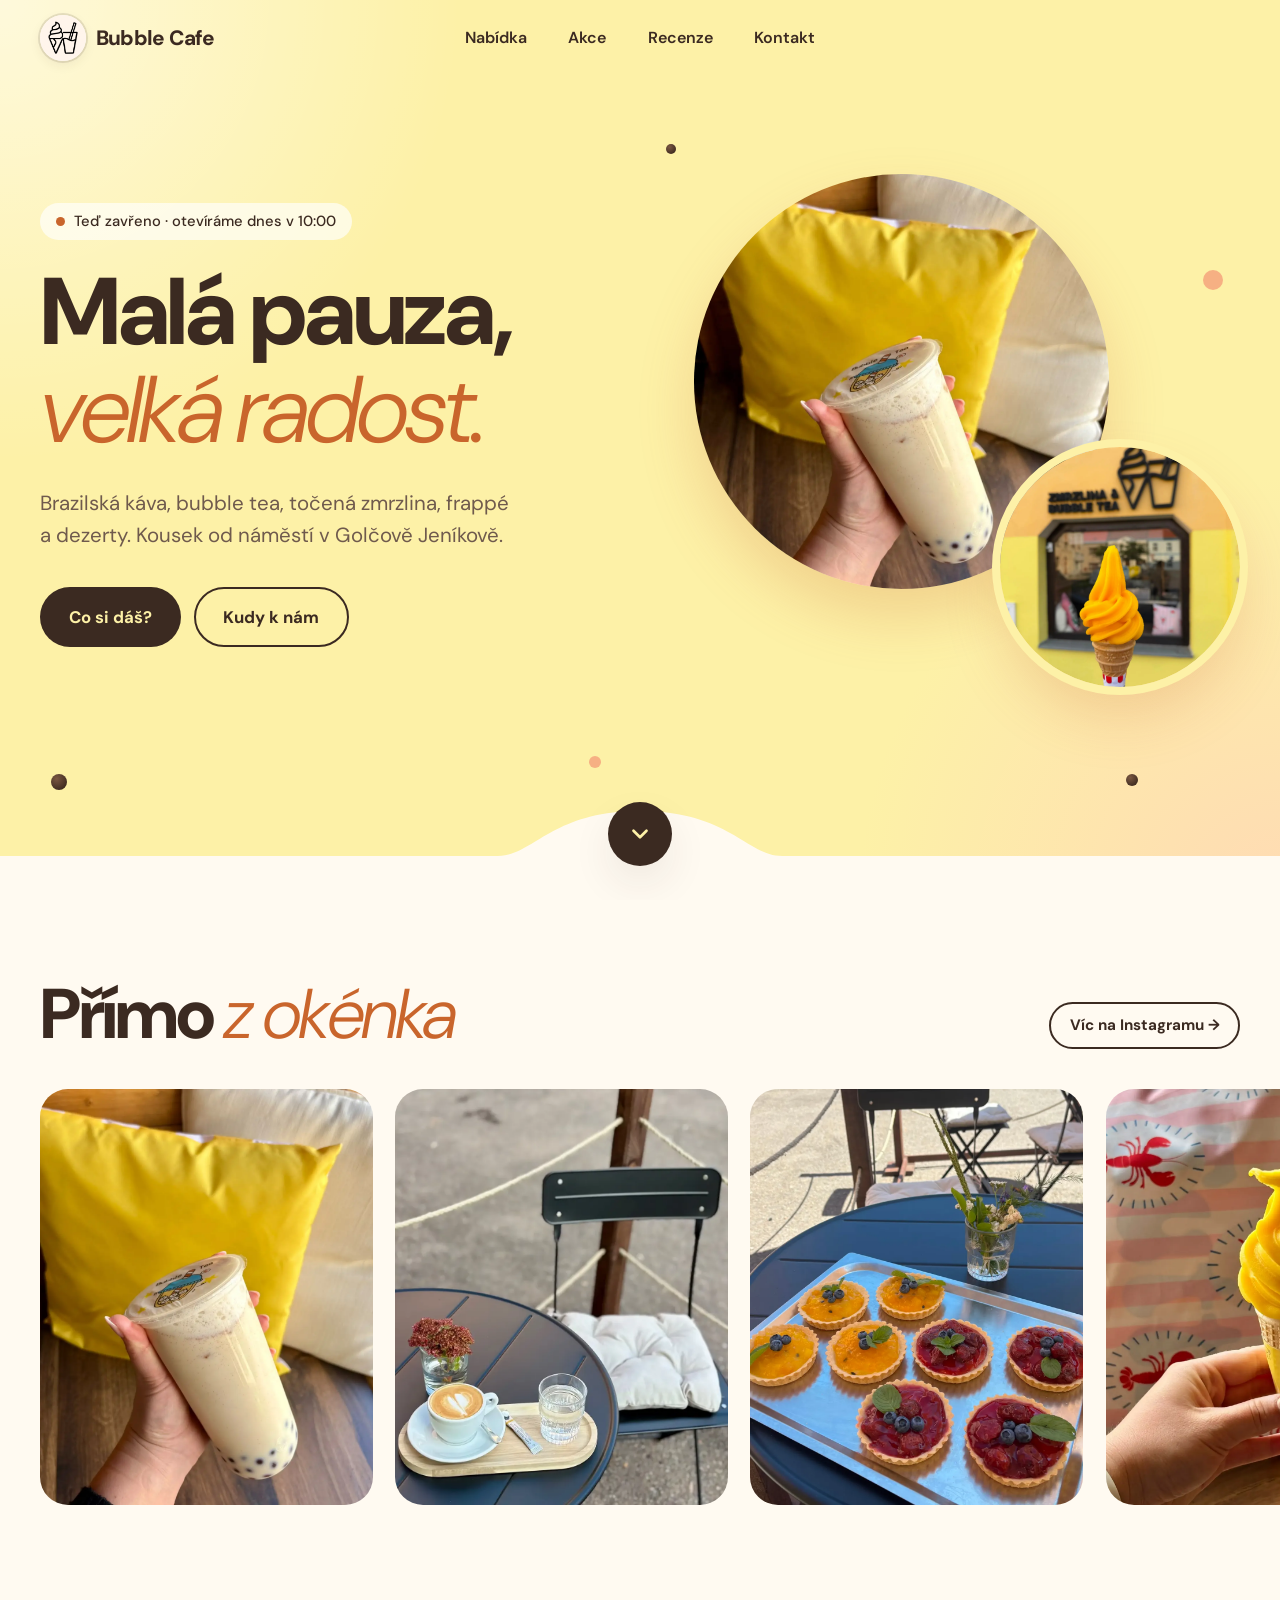
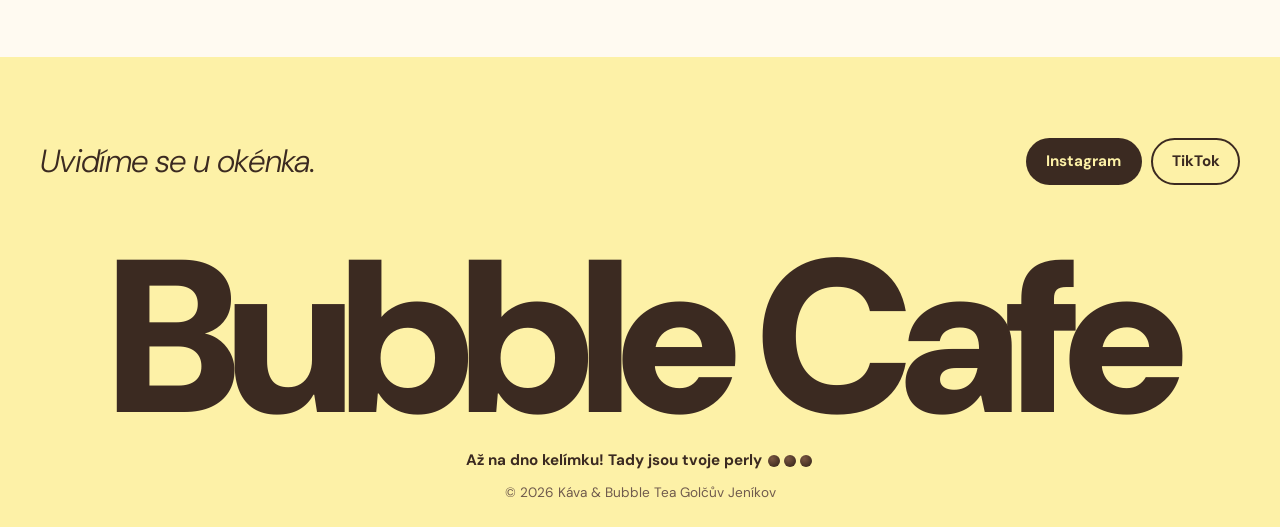
<file: index.html>
<!doctype html>
<html lang="cs">
<head>
  <meta charset="utf-8">
  <meta name="viewport" content="width=device-width, initial-scale=1">
  <title>Bubble Cafe – Káva &amp; Bubble Tea Golčův Jeníkov</title>
  <meta name="description" content="Brazilská káva, bubble tea, točená zmrzlina, frappé a dezerty. Husova 86, Golčův Jeníkov. Otevřeno každý den.">
  <link rel="preconnect" href="https://fonts.googleapis.com">
  <link rel="preconnect" href="https://fonts.gstatic.com" crossorigin>
  <link href="https://fonts.googleapis.com/css2?family=DM+Sans:ital,opsz,wght@0,9..40,300..900;1,9..40,300..900&display=swap" rel="stylesheet">
  <link rel="icon" href="708794094_18092274095021674_8489062694724276682_n.jpg">
  <link rel="stylesheet" href="styles.css">
</head>
<body>

  <header class="nav">
    <div class="wrap nav__inner">
      <a href="index.html" class="logo" aria-label="Bubble Cafe – úvod">
        <span class="logo__badge" aria-hidden="true"><img src="708794094_18092274095021674_8489062694724276682_n.jpg" alt="" width="1080" height="1080"></span>
        Bubble Cafe
      </a>
      <nav class="nav__menu" id="menu" aria-label="Hlavní menu">
        <a href="nabidka.html">Nabídka</a>
        <a href="akce.html">Akce</a>
        <a href="recenze.html">Recenze</a>
        <a href="kontakt.html">Kontakt</a>
      </nav>
      <button class="nav__toggle" aria-label="Otevřít menu" aria-expanded="false" aria-controls="menu">
        <span></span><span></span>
      </button>
    </div>
  </header>

  <main>
    <!-- ===== ÚVOD ===== -->
    <section class="hero">
      <div class="hero__pearls" aria-hidden="true">
        <span style="--x:4%;--y:86%;--s:16px"></span>
        <span style="--x:46%;--y:84%;--s:12px"></span>
        <span style="--x:52%;--y:16%;--s:10px"></span>
        <span style="--x:94%;--y:30%;--s:20px"></span>
        <span style="--x:88%;--y:86%;--s:12px"></span>
      </div>

      <div class="hero__inner">
        <p class="hero__status" id="openStatus" aria-live="polite">&nbsp;</p>
        <h1 class="hero__title">
          <span class="line">Malá pauza,</span>
          <span class="line"><em>velká radost.</em></span>
        </h1>
        <p class="hero__lead">Brazilská káva, bubble tea, točená zmrzlina, frappé a&nbsp;dezerty. Kousek od náměstí v&nbsp;Golčově Jeníkově.</p>
        <div class="hero__cta">
          <a href="nabidka.html" class="pill pill--dark pill--lg">Co si dáš?</a>
          <a href="kontakt.html" class="pill pill--ghost pill--lg">Kudy k nám</a>
        </div>
      </div>

      <div class="hero__photos">
        <figure class="hero__photo hero__photo--big">
          <img src="867406006_18115543799021674_6986882147659581351_n.webp" alt="Mléčný bubble tea s tapiokovými perlami v ruce" width="1440" height="1440" fetchpriority="high">
        </figure>
        <figure class="hero__photo hero__photo--small">
          <img src="752643245_18101696459021674_5170873629198934193_n.webp" alt="Mangová točená zmrzlina před okénkem kavárny" width="1440" height="1440">
        </figure>
      </div>

      <div class="hero__curve" aria-hidden="true">
        <svg viewBox="0 0 1440 120" preserveAspectRatio="none"><path d="M0 120V60h560c40 0 60-60 160-60s120 60 160 60h560v60z"/></svg>
      </div>
      <a href="#galerie" class="hero__down" aria-label="Posunout na fotky">
        <svg viewBox="0 0 24 24"><path d="M6 9l6 6 6-6" fill="none" stroke="currentColor" stroke-width="2.5" stroke-linecap="round" stroke-linejoin="round"/></svg>
      </a>
    </section>

    <!-- ===== GALERIE ===== -->
    <section class="gallery gallery--home" id="galerie" aria-labelledby="galleryTitle">
      <div class="wrap gallery__head reveal">
        <h2 id="galleryTitle">Přímo <em>z&nbsp;okénka</em></h2>
        <a href="https://www.instagram.com/kavaabubble/" target="_blank" rel="noopener" class="pill pill--ghost">Víc na Instagramu&nbsp;→</a>
      </div>
      <div class="gallery__track">
        <figure><img src="867406006_18115543799021674_6986882147659581351_n.webp" alt="Mléčný bubble tea s perlami" width="1440" height="1440" loading="lazy"></figure>
        <figure><img src="848170183_18113528954021674_6414360546930213852_n.webp" alt="Cappuccino s latte art na stolku venku" width="1170" height="1170" loading="lazy"></figure>
        <figure><img src="768555291_18104485046021674_1542284532686548519_n.webp" alt="Ovocné tartaletky s borůvkami na podnose" width="1440" height="1440" loading="lazy"></figure>
        <figure><img src="845483574_18113222252021674_8766040224482675115_n.webp" alt="Mangová točená zmrzlina v kornoutu" width="1440" height="1440" loading="lazy"></figure>
        <figure><img src="757454747_18102570536021674_7661208918829281333_n.webp" alt="Ledová káva a buchta" width="1170" height="1170" loading="lazy"></figure>
        <figure><img src="763587535_18103642076021674_7545020357420582680_n.webp" alt="Růžová točená zmrzlina před kavárnou" width="1440" height="1440" loading="lazy"></figure>
        <figure><img src="752643245_18101696459021674_5170873629198934193_n.webp" alt="Mangová zmrzlina před okénkem s logem" width="1440" height="1440" loading="lazy"></figure>
      </div>
    </section>
  </main>

  <footer class="footer">
    <div class="wrap">
      <div class="footer__row">
        <p class="footer__hello">Uvidíme se u&nbsp;okénka.</p>
        <div class="footer__social">
          <a href="https://www.instagram.com/kavaabubble/" target="_blank" rel="noopener" class="pill pill--dark">Instagram</a>
          <a href="https://www.tiktok.com/@kavaabubble" target="_blank" rel="noopener" class="pill pill--ghost">TikTok</a>
        </div>
      </div>
      <p class="footer__word" aria-hidden="true">Bubble Cafe</p>
      <p class="footer__egg">Až na dno kelímku! Tady jsou tvoje perly <i></i><i></i><i></i></p>
      <p class="footer__copy">© <span id="year"></span> Káva &amp; Bubble Tea Golčův Jeníkov</p>
    </div>
  </footer>

  <script src="script.js"></script>
</body>
</html>
</file>
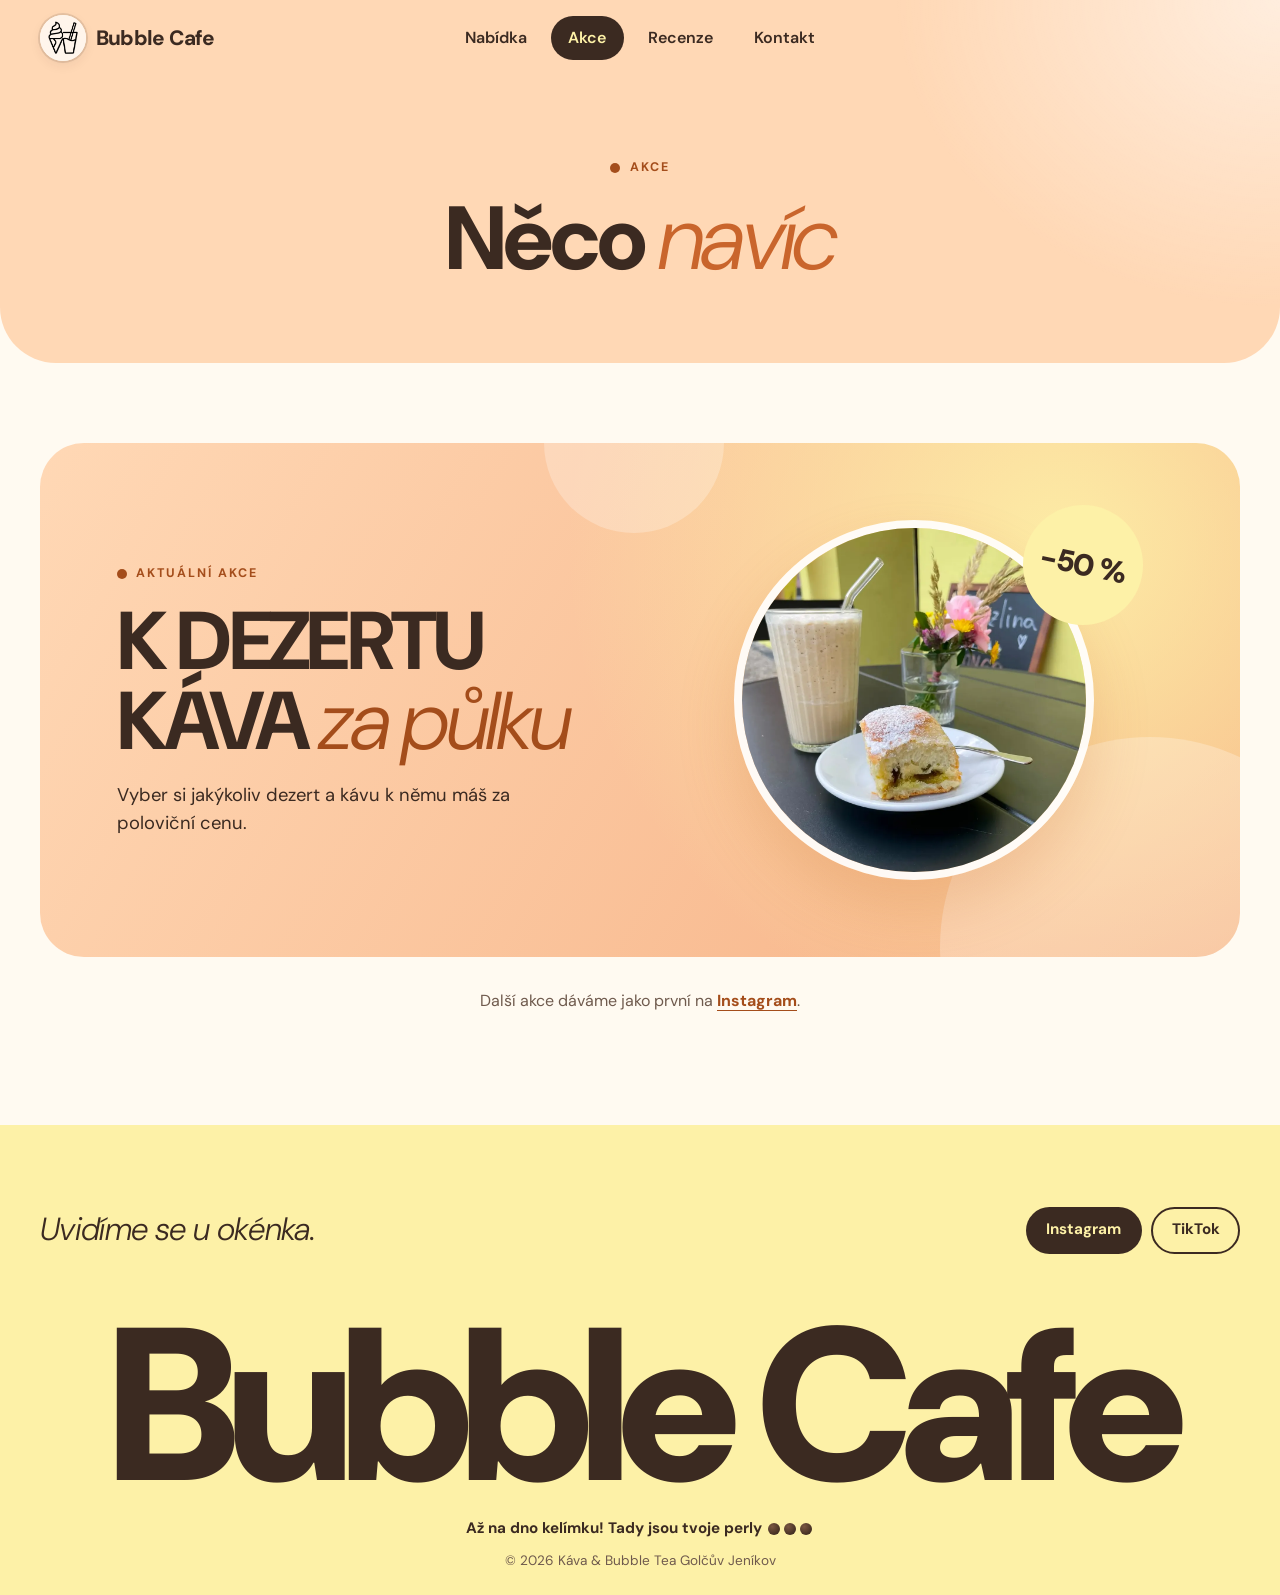
<file: akce.html>
<!doctype html>
<html lang="cs">
<head>
  <meta charset="utf-8">
  <meta name="viewport" content="width=device-width, initial-scale=1">
  <title>Akce – Bubble Cafe Golčův Jeníkov</title>
  <meta name="description" content="Aktuální akce v Bubble Cafe: k dezertu káva za polovinu.">
  <link rel="preconnect" href="https://fonts.googleapis.com">
  <link rel="preconnect" href="https://fonts.gstatic.com" crossorigin>
  <link href="https://fonts.googleapis.com/css2?family=DM+Sans:ital,opsz,wght@0,9..40,300..900;1,9..40,300..900&display=swap" rel="stylesheet">
  <link rel="icon" href="708794094_18092274095021674_8489062694724276682_n.jpg">
  <link rel="stylesheet" href="styles.css">
</head>
<body>

  <header class="nav">
    <div class="wrap nav__inner">
      <a href="index.html" class="logo" aria-label="Bubble Cafe – úvod">
        <span class="logo__badge" aria-hidden="true"><img src="708794094_18092274095021674_8489062694724276682_n.jpg" alt="" width="1080" height="1080"></span>
        Bubble Cafe
      </a>
      <nav class="nav__menu" id="menu" aria-label="Hlavní menu">
        <a href="nabidka.html">Nabídka</a>
        <a href="akce.html" aria-current="page">Akce</a>
        <a href="recenze.html">Recenze</a>
        <a href="kontakt.html">Kontakt</a>
      </nav>
      <button class="nav__toggle" aria-label="Otevřít menu" aria-expanded="false" aria-controls="menu">
        <span></span><span></span>
      </button>
    </div>
  </header>

  <main>
    <header class="page-head page-head--peach">
      <div class="wrap">
        <p class="kicker">Akce</p>
        <h1>Něco <em>navíc</em></h1>
      </div>
    </header>

    <section class="promo-wrap">
      <div class="wrap">
        <div class="promo reveal">
          <div class="promo__text">
            <p class="kicker">Aktuální akce</p>
            <h2 class="promo__title">K&nbsp;dezertu<br>káva <em>za&nbsp;půlku</em></h2>
            <p class="promo__sub">Vyber si jakýkoliv dezert a kávu k němu máš za poloviční cenu.</p>
          </div>
          <div class="promo__art">
            <span class="promo__badge" aria-hidden="true">−50&nbsp;%</span>
            <figure class="promo__photo">
              <img src="757454747_18102570536021674_7661208918829281333_n.webp" alt="Ledová káva a buchta na stolku" width="1170" height="1170">
            </figure>
          </div>
        </div>
        <p class="promo-note">Další akce dáváme jako první na <a href="https://www.instagram.com/kavaabubble/" target="_blank" rel="noopener">Instagram</a>.</p>
      </div>
    </section>
  </main>

  <footer class="footer">
    <div class="wrap">
      <div class="footer__row">
        <p class="footer__hello">Uvidíme se u&nbsp;okénka.</p>
        <div class="footer__social">
          <a href="https://www.instagram.com/kavaabubble/" target="_blank" rel="noopener" class="pill pill--dark">Instagram</a>
          <a href="https://www.tiktok.com/@kavaabubble" target="_blank" rel="noopener" class="pill pill--ghost">TikTok</a>
        </div>
      </div>
      <p class="footer__word" aria-hidden="true">Bubble Cafe</p>
      <p class="footer__egg">Až na dno kelímku! Tady jsou tvoje perly <i></i><i></i><i></i></p>
      <p class="footer__copy">© <span id="year"></span> Káva &amp; Bubble Tea Golčův Jeníkov</p>
    </div>
  </footer>

  <script src="script.js"></script>
</body>
</html>
</file>
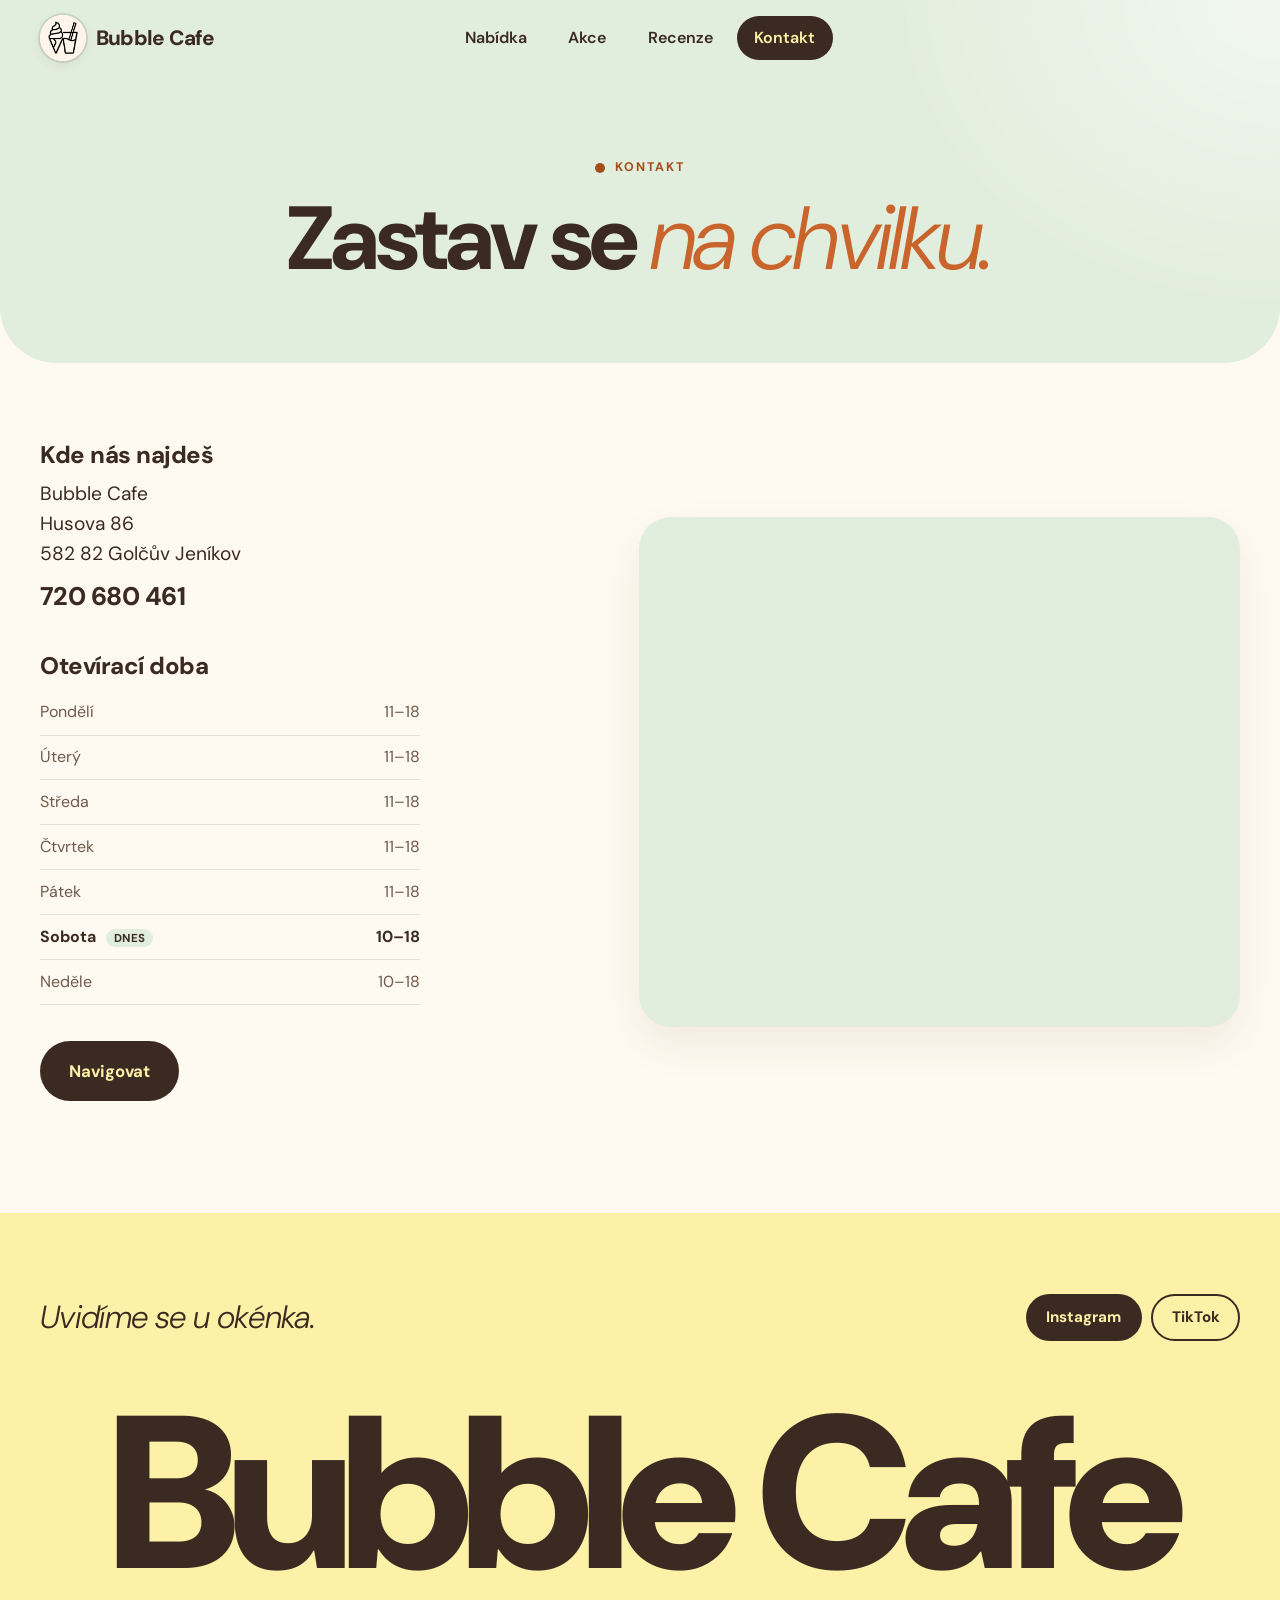
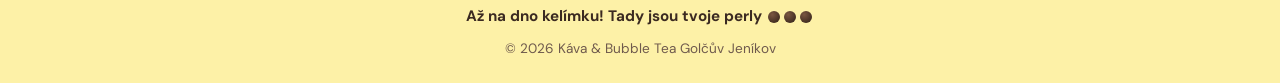
<file: kontakt.html>
<!doctype html>
<html lang="cs">
<head>
  <meta charset="utf-8">
  <meta name="viewport" content="width=device-width, initial-scale=1">
  <title>Kontakt – Bubble Cafe Golčův Jeníkov</title>
  <meta name="description" content="Bubble Cafe, Husova 86, Golčův Jeníkov. Otevírací doba, telefon a mapa.">
  <link rel="preconnect" href="https://fonts.googleapis.com">
  <link rel="preconnect" href="https://fonts.gstatic.com" crossorigin>
  <link href="https://fonts.googleapis.com/css2?family=DM+Sans:ital,opsz,wght@0,9..40,300..900;1,9..40,300..900&display=swap" rel="stylesheet">
  <link rel="icon" href="708794094_18092274095021674_8489062694724276682_n.jpg">
  <link rel="stylesheet" href="styles.css">
</head>
<body>

  <header class="nav">
    <div class="wrap nav__inner">
      <a href="index.html" class="logo" aria-label="Bubble Cafe – úvod">
        <span class="logo__badge" aria-hidden="true"><img src="708794094_18092274095021674_8489062694724276682_n.jpg" alt="" width="1080" height="1080"></span>
        Bubble Cafe
      </a>
      <nav class="nav__menu" id="menu" aria-label="Hlavní menu">
        <a href="nabidka.html">Nabídka</a>
        <a href="akce.html">Akce</a>
        <a href="recenze.html">Recenze</a>
        <a href="kontakt.html" aria-current="page">Kontakt</a>
      </nav>
      <button class="nav__toggle" aria-label="Otevřít menu" aria-expanded="false" aria-controls="menu">
        <span></span><span></span>
      </button>
    </div>
  </header>

  <main>
    <header class="page-head page-head--sage">
      <div class="wrap">
        <p class="kicker">Kontakt</p>
        <h1>Zastav se <em>na&nbsp;chvilku.</em></h1>
      </div>
    </header>

    <section class="visit">
      <div class="wrap visit__grid">
        <div class="visit__info reveal">
          <h2 class="visit__title">Kde nás najdeš</h2>
          <address>
            Bubble Cafe<br>Husova 86<br>582 82 Golčův Jeníkov
          </address>
          <a href="tel:+420720680461" class="visit__phone">720 680 461</a>

          <h2 class="visit__title">Otevírací doba</h2>
          <dl class="hours" aria-label="Otevírací doba">
            <div data-day="1"><dt>Pondělí</dt><dd>11–18</dd></div>
            <div data-day="2"><dt>Úterý</dt><dd>11–18</dd></div>
            <div data-day="3"><dt>Středa</dt><dd>11–18</dd></div>
            <div data-day="4"><dt>Čtvrtek</dt><dd>11–18</dd></div>
            <div data-day="5"><dt>Pátek</dt><dd>11–18</dd></div>
            <div data-day="6"><dt>Sobota</dt><dd>10–18</dd></div>
            <div data-day="0"><dt>Neděle</dt><dd>10–18</dd></div>
          </dl>

          <a class="pill pill--dark pill--lg" href="https://maps.app.goo.gl/pbF3T8M5UBwDashRA" target="_blank" rel="noopener">Navigovat</a>
        </div>
        <div class="visit__map reveal">
          <iframe
            title="Mapa – Bubble Cafe, Husova 86, Golčův Jeníkov"
            src="https://maps.google.com/maps?q=49.8180488,15.4758222&z=17&output=embed"
            loading="lazy" referrerpolicy="no-referrer-when-downgrade"></iframe>
        </div>
      </div>
    </section>
  </main>

  <footer class="footer">
    <div class="wrap">
      <div class="footer__row">
        <p class="footer__hello">Uvidíme se u&nbsp;okénka.</p>
        <div class="footer__social">
          <a href="https://www.instagram.com/kavaabubble/" target="_blank" rel="noopener" class="pill pill--dark">Instagram</a>
          <a href="https://www.tiktok.com/@kavaabubble" target="_blank" rel="noopener" class="pill pill--ghost">TikTok</a>
        </div>
      </div>
      <p class="footer__word" aria-hidden="true">Bubble Cafe</p>
      <p class="footer__egg">Až na dno kelímku! Tady jsou tvoje perly <i></i><i></i><i></i></p>
      <p class="footer__copy">© <span id="year"></span> Káva &amp; Bubble Tea Golčův Jeníkov</p>
    </div>
  </footer>

  <script src="script.js"></script>
</body>
</html>
</file>
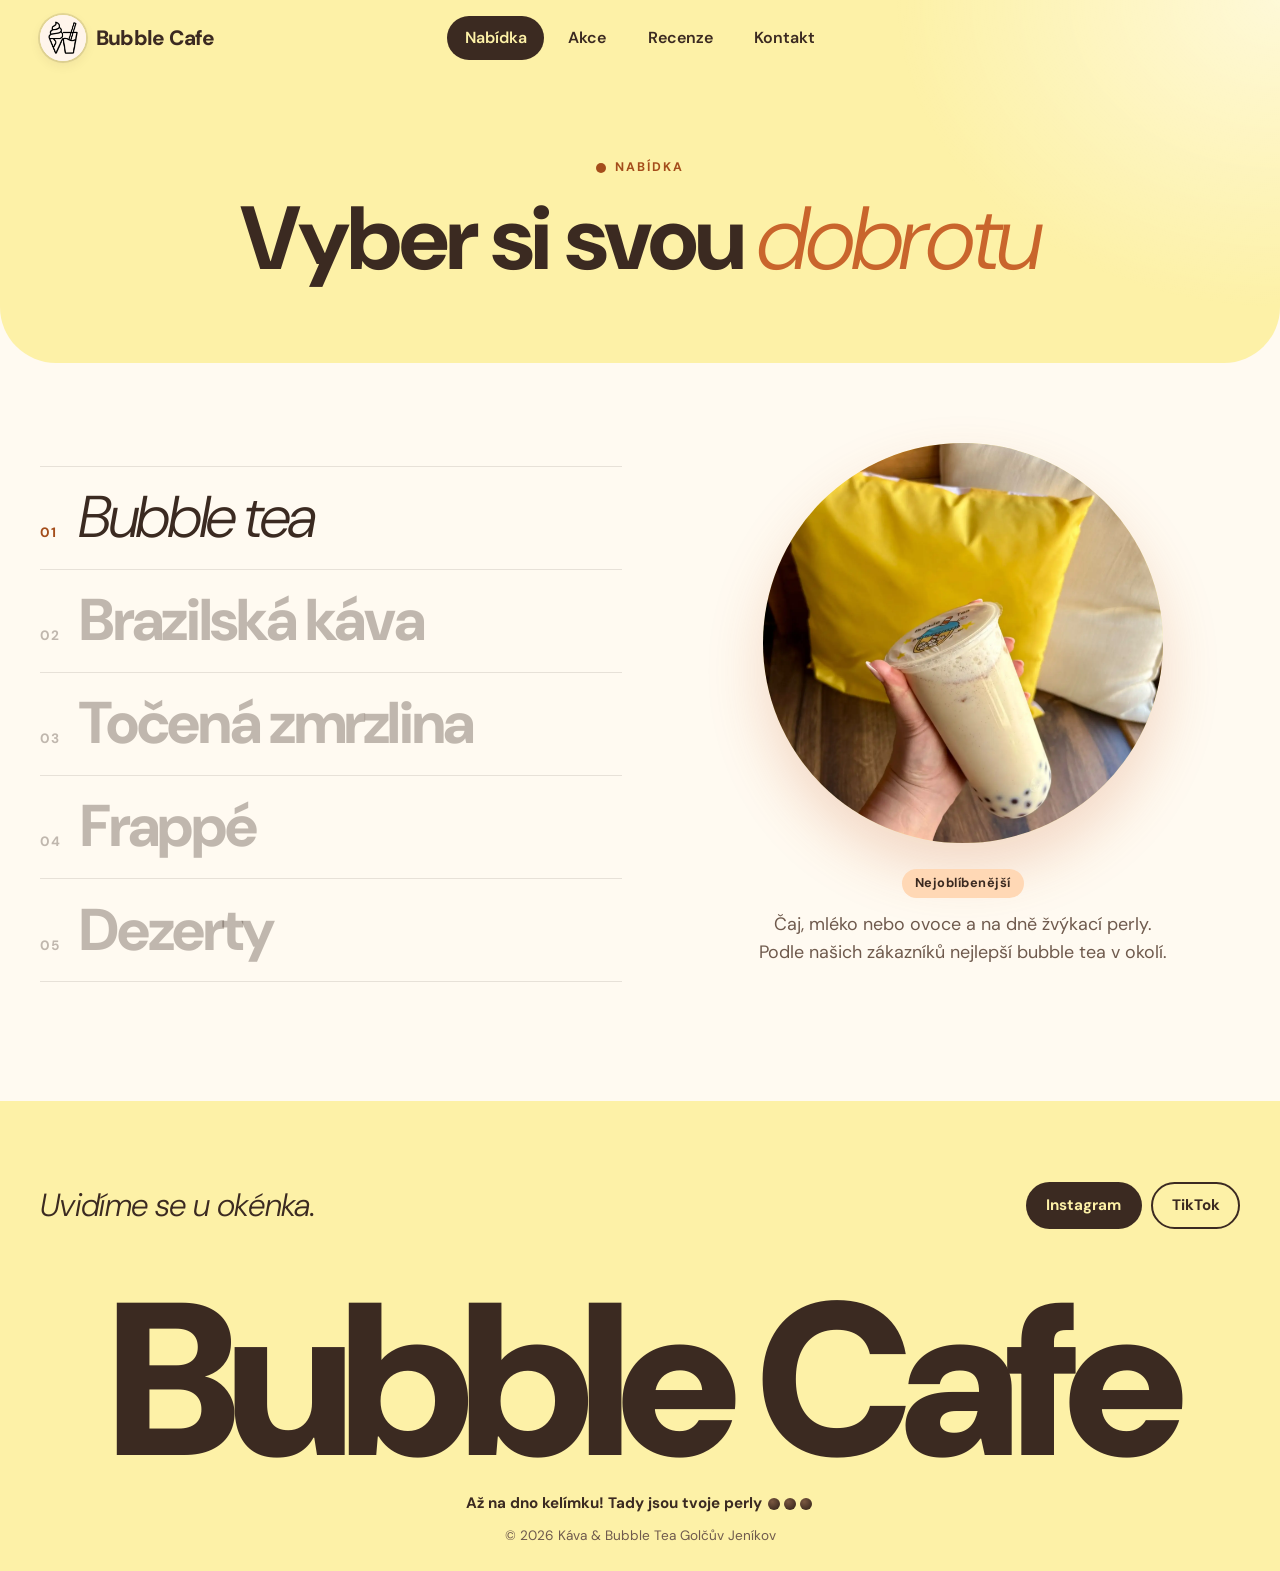
<file: nabidka.html>
<!doctype html>
<html lang="cs">
<head>
  <meta charset="utf-8">
  <meta name="viewport" content="width=device-width, initial-scale=1">
  <title>Nabídka – Bubble Cafe Golčův Jeníkov</title>
  <meta name="description" content="Bubble tea, brazilská káva, točená zmrzlina, frappé a dezerty v Bubble Cafe v Golčově Jeníkově.">
  <link rel="preconnect" href="https://fonts.googleapis.com">
  <link rel="preconnect" href="https://fonts.gstatic.com" crossorigin>
  <link href="https://fonts.googleapis.com/css2?family=DM+Sans:ital,opsz,wght@0,9..40,300..900;1,9..40,300..900&display=swap" rel="stylesheet">
  <link rel="icon" href="708794094_18092274095021674_8489062694724276682_n.jpg">
  <link rel="stylesheet" href="styles.css">
</head>
<body>

  <header class="nav">
    <div class="wrap nav__inner">
      <a href="index.html" class="logo" aria-label="Bubble Cafe – úvod">
        <span class="logo__badge" aria-hidden="true"><img src="708794094_18092274095021674_8489062694724276682_n.jpg" alt="" width="1080" height="1080"></span>
        Bubble Cafe
      </a>
      <nav class="nav__menu" id="menu" aria-label="Hlavní menu">
        <a href="nabidka.html" aria-current="page">Nabídka</a>
        <a href="akce.html">Akce</a>
        <a href="recenze.html">Recenze</a>
        <a href="kontakt.html">Kontakt</a>
      </nav>
      <button class="nav__toggle" aria-label="Otevřít menu" aria-expanded="false" aria-controls="menu">
        <span></span><span></span>
      </button>
    </div>
  </header>

  <main>
    <header class="page-head page-head--butter">
      <div class="wrap">
        <p class="kicker">Nabídka</p>
        <h1>Vyber si svou <em>dobrotu</em></h1>
      </div>
    </header>

    <section class="menu">
      <div class="wrap">
        <div class="menu__grid">
          <ol class="menu__list" role="tablist" aria-label="Nabídka">
            <li><button class="menu__item is-active" role="tab" aria-selected="true" data-item="tea">
              <span class="menu__num">01</span><span class="menu__name">Bubble tea</span></button></li>
            <li><button class="menu__item" role="tab" aria-selected="false" data-item="coffee">
              <span class="menu__num">02</span><span class="menu__name">Brazilská káva</span></button></li>
            <li><button class="menu__item" role="tab" aria-selected="false" data-item="ice">
              <span class="menu__num">03</span><span class="menu__name">Točená zmrzlina</span></button></li>
            <li><button class="menu__item" role="tab" aria-selected="false" data-item="frappe">
              <span class="menu__num">04</span><span class="menu__name">Frappé</span></button></li>
            <li><button class="menu__item" role="tab" aria-selected="false" data-item="dessert">
              <span class="menu__num">05</span><span class="menu__name">Dezerty</span></button></li>
          </ol>

          <div class="menu__stage" role="tabpanel" aria-live="polite">
            <div class="menu__media">
              <img class="menu__photo" id="menuPhoto" src="867406006_18115543799021674_6986882147659581351_n.webp" alt="Mléčný bubble tea s tapiokovými perlami v ruce" width="1440" height="1440">
            </div>
            <div class="menu__copy">
              <p class="menu__tag" id="menuTag">Nejoblíbenější</p>
              <p class="menu__desc" id="menuDesc">Čaj, mléko nebo ovoce a na dně žvýkací perly. Podle našich zákazníků nejlepší bubble tea v okolí.</p>
            </div>
          </div>
        </div>
      </div>
    </section>
  </main>

  <footer class="footer">
    <div class="wrap">
      <div class="footer__row">
        <p class="footer__hello">Uvidíme se u&nbsp;okénka.</p>
        <div class="footer__social">
          <a href="https://www.instagram.com/kavaabubble/" target="_blank" rel="noopener" class="pill pill--dark">Instagram</a>
          <a href="https://www.tiktok.com/@kavaabubble" target="_blank" rel="noopener" class="pill pill--ghost">TikTok</a>
        </div>
      </div>
      <p class="footer__word" aria-hidden="true">Bubble Cafe</p>
      <p class="footer__egg">Až na dno kelímku! Tady jsou tvoje perly <i></i><i></i><i></i></p>
      <p class="footer__copy">© <span id="year"></span> Káva &amp; Bubble Tea Golčův Jeníkov</p>
    </div>
  </footer>

  <script src="script.js"></script>
</body>
</html>
</file>
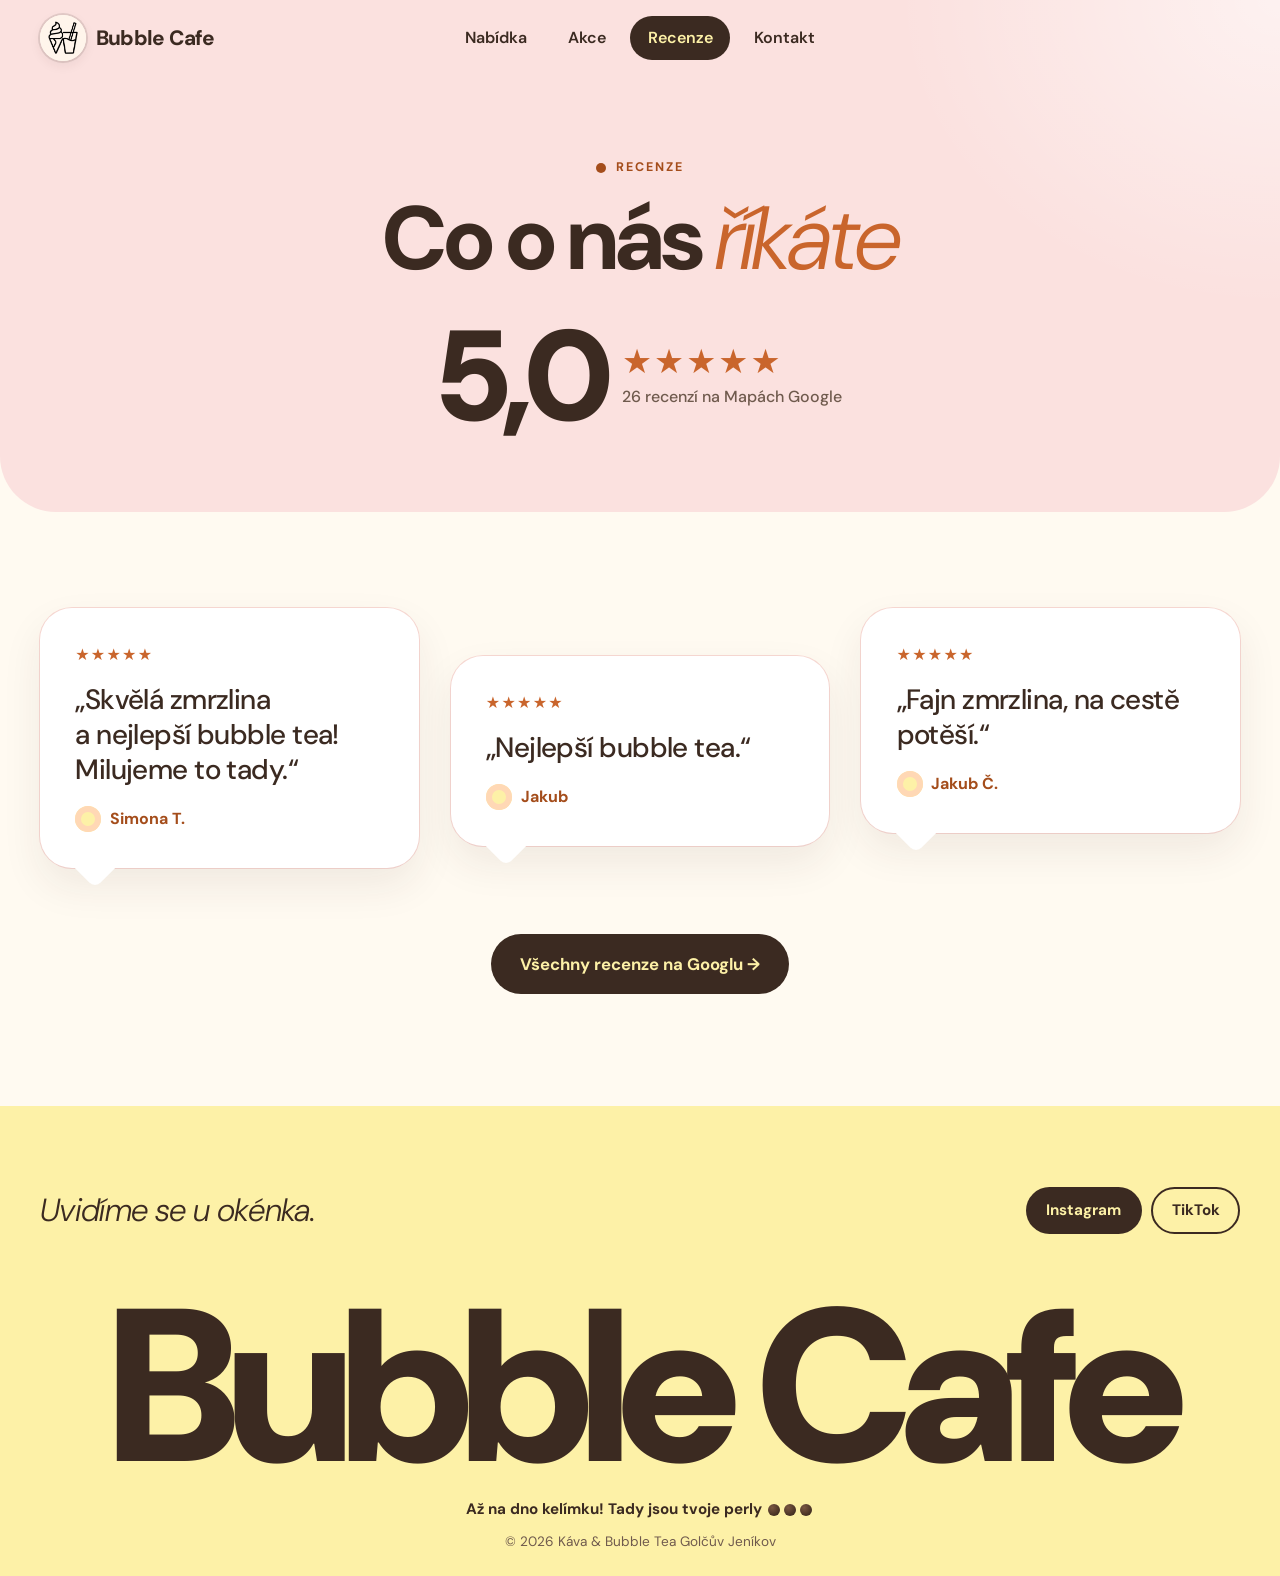
<file: recenze.html>
<!doctype html>
<html lang="cs">
<head>
  <meta charset="utf-8">
  <meta name="viewport" content="width=device-width, initial-scale=1">
  <title>Recenze – Bubble Cafe Golčův Jeníkov</title>
  <meta name="description" content="Bubble Cafe má hodnocení 5,0 z 26 recenzí na Mapách Google.">
  <link rel="preconnect" href="https://fonts.googleapis.com">
  <link rel="preconnect" href="https://fonts.gstatic.com" crossorigin>
  <link href="https://fonts.googleapis.com/css2?family=DM+Sans:ital,opsz,wght@0,9..40,300..900;1,9..40,300..900&display=swap" rel="stylesheet">
  <link rel="icon" href="708794094_18092274095021674_8489062694724276682_n.jpg">
  <link rel="stylesheet" href="styles.css">
</head>
<body>

  <header class="nav">
    <div class="wrap nav__inner">
      <a href="index.html" class="logo" aria-label="Bubble Cafe – úvod">
        <span class="logo__badge" aria-hidden="true"><img src="708794094_18092274095021674_8489062694724276682_n.jpg" alt="" width="1080" height="1080"></span>
        Bubble Cafe
      </a>
      <nav class="nav__menu" id="menu" aria-label="Hlavní menu">
        <a href="nabidka.html">Nabídka</a>
        <a href="akce.html">Akce</a>
        <a href="recenze.html" aria-current="page">Recenze</a>
        <a href="kontakt.html">Kontakt</a>
      </nav>
      <button class="nav__toggle" aria-label="Otevřít menu" aria-expanded="false" aria-controls="menu">
        <span></span><span></span>
      </button>
    </div>
  </header>

  <main>
    <header class="page-head page-head--blush">
      <div class="wrap">
        <p class="kicker">Recenze</p>
        <h1>Co o&nbsp;nás <em>říkáte</em></h1>
        <div class="reviews__score">
          <span class="reviews__num">5,0</span>
          <div>
            <span class="reviews__stars" role="img" aria-label="5 z 5 hvězdiček">★★★★★</span>
            <p class="reviews__count">26 recenzí na Mapách Google</p>
          </div>
        </div>
      </div>
    </header>

    <section class="reviews">
      <div class="wrap">
        <ul class="reviews__list">
          <li class="quote reveal">
            <span class="quote__stars" role="img" aria-label="5 z 5 hvězdiček">★★★★★</span>
            <blockquote><p>„Skvělá zmrzlina a&nbsp;nejlepší bubble tea! Milujeme to tady.“</p></blockquote>
            <p class="quote__name">Simona T.</p>
          </li>
          <li class="quote reveal">
            <span class="quote__stars" role="img" aria-label="5 z 5 hvězdiček">★★★★★</span>
            <blockquote><p>„Nejlepší bubble tea.“</p></blockquote>
            <p class="quote__name">Jakub</p>
          </li>
          <li class="quote reveal">
            <span class="quote__stars" role="img" aria-label="5 z 5 hvězdiček">★★★★★</span>
            <blockquote><p>„Fajn zmrzlina, na cestě potěší.“</p></blockquote>
            <p class="quote__name">Jakub Č.</p>
          </li>
        </ul>

        <div class="reviews__cta reveal">
          <a class="pill pill--dark pill--lg" href="https://maps.app.goo.gl/pbF3T8M5UBwDashRA" target="_blank" rel="noopener">Všechny recenze na Googlu&nbsp;→</a>
        </div>
      </div>
    </section>
  </main>

  <footer class="footer">
    <div class="wrap">
      <div class="footer__row">
        <p class="footer__hello">Uvidíme se u&nbsp;okénka.</p>
        <div class="footer__social">
          <a href="https://www.instagram.com/kavaabubble/" target="_blank" rel="noopener" class="pill pill--dark">Instagram</a>
          <a href="https://www.tiktok.com/@kavaabubble" target="_blank" rel="noopener" class="pill pill--ghost">TikTok</a>
        </div>
      </div>
      <p class="footer__word" aria-hidden="true">Bubble Cafe</p>
      <p class="footer__egg">Až na dno kelímku! Tady jsou tvoje perly <i></i><i></i><i></i></p>
      <p class="footer__copy">© <span id="year"></span> Káva &amp; Bubble Tea Golčův Jeníkov</p>
    </div>
  </footer>

  <script src="script.js"></script>
</body>
</html>
</file>
<file: styles.css>
/* Řídí se DESIGN.md – pastelová paleta, barvy jen přes proměnné níže */
:root {
  --butter: #fdf1a7;        --butter-rgb: 253 241 167;
  --butter-deep: #f7e383;   --butter-deep-rgb: 247 227 131;
  --peach: #ffd8b5;         --peach-rgb: 255 216 181;
  --peach-deep: #f6b083;    --peach-deep-rgb: 246 176 131;
  --apricot: #c9652c;       --apricot-rgb: 201 101 44;
  --apricot-deep: #a44d1b;  --apricot-deep-rgb: 164 77 27;
  --blush: #fbe1df;         --blush-rgb: 251 225 223;
  --blush-deep: #f4c3c0;    --blush-deep-rgb: 244 195 192;
  --sage: #e2eedd;          --sage-rgb: 226 238 221;
  --sage-deep: #c6dcbf;     --sage-deep-rgb: 198 220 191;
  --cocoa: #3b2a21;         --cocoa-rgb: 59 42 33;
  --cocoa-soft: #6f5a4d;    --cocoa-soft-rgb: 111 90 77;
  --cream: #fffaf1;         --cream-rgb: 255 250 241;
  --white: #ffffff;         --white-rgb: 255 255 255;
  --green: #3f9a52;         --green-rgb: 63 154 82;
  --pearl-light: #7a5741;
  --pearl-dark: #2e1f16;

  --shadow-soft: 0 18px 40px rgb(var(--cocoa-rgb) / .08);
  --shadow-photo: 0 28px 56px rgb(var(--apricot-rgb) / .22);
  --line: rgb(var(--cocoa-rgb) / .12);
  --pearl: radial-gradient(circle at 35% 30%, var(--pearl-light), var(--pearl-dark));

  --ease: cubic-bezier(.22, 1, .36, 1);
}

*, *::before, *::after { box-sizing: border-box; }
html { scroll-behavior: smooth; scroll-padding-top: 76px; }
body {
  margin: 0;
  font-family: "DM Sans", system-ui, sans-serif;
  font-optical-sizing: auto;
  color: var(--cocoa);
  background: var(--cream);
  line-height: 1.55;
  -webkit-font-smoothing: antialiased;
  overflow-x: hidden;
}
img, svg, iframe { display: block; max-width: 100%; }
a { color: inherit; }
button { font: inherit; color: inherit; }
h1, h2, h3 { margin: 0; line-height: .98; letter-spacing: -.035em; font-weight: 800; }
h2 { font-size: clamp(2.4rem, 5.5vw, 4.4rem); }
h2 em, h1 em { color: var(--apricot); }
em { font-style: italic; font-weight: 300; letter-spacing: -.03em; }
p { margin: 0; }

:where(a, button, [tabindex]):focus-visible {
  outline: 3px solid var(--apricot); outline-offset: 3px; border-radius: 12px;
}

.wrap { width: min(1200px, 100% - 32px); margin-inline: auto; }

.kicker {
  display: inline-flex; align-items: center; gap: .6rem;
  font-size: .78rem; font-weight: 700; letter-spacing: .16em; text-transform: uppercase;
  color: var(--apricot-deep); margin-bottom: 1.1rem;
}
.kicker::before { content: ""; width: 10px; height: 10px; border-radius: 50%; background: currentColor; }

/* ===== Pilulky ===== */
.pill {
  display: inline-flex; align-items: center; justify-content: center; gap: .5rem;
  min-height: 44px; padding: .6rem 1.15rem; border-radius: 999px;
  font-weight: 700; font-size: .95rem; text-decoration: none; white-space: nowrap;
  border: 2px solid transparent; cursor: pointer;
  transition: background .25s, color .25s, border-color .25s;
}
.pill:focus-visible { border-radius: 999px; }
.pill[aria-disabled="true"] { opacity: .45; pointer-events: none; }
.pill--lg { min-height: 56px; padding: .95rem 1.7rem; font-size: 1.05rem; }
.pill--dark { background: var(--cocoa); color: var(--butter); }
.pill--dark:hover { background: var(--apricot-deep); color: var(--white); }
.pill--ghost { border-color: var(--cocoa); }
.pill--ghost:hover { background: var(--cocoa); color: var(--butter); }

/* ===== Navigace ===== */
.nav {
  position: fixed; inset: 0 0 auto; z-index: 50;
  transition: background .3s, box-shadow .3s;
}
.nav.is-scrolled { background: rgb(var(--cream-rgb) / .92); backdrop-filter: blur(12px); box-shadow: 0 1px 0 var(--line); }
/* Lišta: logo vlevo, odkazy přesně uprostřed */
.nav__inner { display: grid; grid-template-columns: 1fr auto 1fr; align-items: center; height: 76px; }
.nav__inner .logo { justify-self: start; }
.nav__inner .nav__toggle { justify-self: end; grid-column: 3; }
.logo { display: inline-flex; align-items: center; gap: .6rem; min-height: 44px; white-space: nowrap; font-weight: 800; font-size: 1.3rem; letter-spacing: -.03em; text-decoration: none; }
/* Logo podniku (ikona z IG) v kulatém odznaku – přiblížené, aby se ořízl prázdný okraj obrázku */
.logo__badge {
  flex: none; width: 46px; height: 46px; border-radius: 50%; overflow: hidden;
  background: var(--cream);
  box-shadow: 0 0 0 2px rgb(var(--cocoa-rgb) / .12), 0 4px 12px rgb(var(--cocoa-rgb) / .08);
}
.logo__badge img { width: 100%; height: 100%; object-fit: cover; transform: scale(1.55); }
.nav__menu { display: flex; align-items: center; justify-content: center; gap: .4rem; }
.nav__menu a {
  display: inline-flex; align-items: center; min-height: 44px; padding: 0 1.1rem; border-radius: 999px;
  text-decoration: none; font-weight: 600; transition: background .25s, color .25s;
}
.nav__menu a:hover { background: rgb(var(--white-rgb) / .6); }
.nav__menu a[aria-current="page"] { background: var(--cocoa); color: var(--butter); }
.nav__menu a:focus-visible { border-radius: 999px; }
.nav__toggle { display: none; width: 44px; height: 44px; border: 0; border-radius: 50%; background: var(--cocoa); cursor: pointer; position: relative; }
.nav__toggle:focus-visible { border-radius: 50%; }
.nav__toggle span { position: absolute; left: 13px; right: 13px; height: 2px; background: var(--butter); border-radius: 2px; transition: transform .3s var(--ease); }
.nav__toggle span:first-child { top: 18px; }
.nav__toggle span:last-child { top: 25px; }
.nav__toggle[aria-expanded="true"] span:first-child { transform: translateY(3.5px) rotate(45deg); }
.nav__toggle[aria-expanded="true"] span:last-child { transform: translateY(-3.5px) rotate(-45deg); }

/* ===== Hero ===== */
.hero {
  position: relative; overflow: hidden;
  background:
    radial-gradient(60vmax 60vmax at 0% 0%, rgb(var(--white-rgb) / .6), transparent 60%),
    radial-gradient(55vmax 55vmax at 100% 100%, rgb(var(--peach-rgb) / .9), transparent 60%),
    var(--butter);
  min-height: min(100svh, 900px);
  display: grid; grid-template-columns: 1.05fr .95fr; align-items: center;
  gap: clamp(1rem, 4vw, 4rem);
  padding: 120px max(16px, (100vw - 1200px) / 2) 170px;
}
.hero__inner { position: relative; z-index: 2; }
.hero__status {
  display: inline-flex; align-items: center; gap: .55rem;
  padding: .45rem 1rem; border-radius: 999px;
  background: rgb(var(--white-rgb) / .65); font-weight: 500; font-size: .92rem;
  margin-bottom: 1.6rem;
}
.hero__status::before { content: ""; width: 9px; height: 9px; border-radius: 50%; background: var(--cocoa-soft); }
.hero__status.is-open::before { background: var(--green); box-shadow: 0 0 0 4px rgb(var(--green-rgb) / .2); }
.hero__status.is-closed::before { background: var(--apricot); }
.hero__title { font-size: clamp(3.2rem, 7.4vw, 7rem); }
.hero__title .line { display: block; padding-bottom: .06em; }
.hero__lead { font-size: clamp(1.05rem, 1.6vw, 1.3rem); max-width: 34ch; margin-top: 1.6rem; color: var(--cocoa-soft); }
.hero__cta { display: flex; flex-wrap: wrap; gap: .8rem; margin-top: 2.2rem; }

/* Fotky jako bubliny */
.hero__photos { position: relative; z-index: 1; aspect-ratio: 1; width: 100%; max-width: 560px; justify-self: center; }
.hero__photo {
  position: absolute; margin: 0;
  border-radius: 50%; overflow: hidden;
  box-shadow: var(--shadow-photo);
}
.hero__photo img { width: 100%; height: 100%; object-fit: cover; }
.hero__photo--big { width: 76%; aspect-ratio: 1; left: 0; top: 4%; }
.hero__photo--big img { object-position: 55% 55%; }
.hero__photo--small { width: 44%; aspect-ratio: 1; right: 0; bottom: 2%; outline: 8px solid var(--butter); }
.hero__photo--small img { object-position: 50% 45%; }
.hero__pearls { position: absolute; inset: 0; pointer-events: none; }
.hero__pearls span {
  position: absolute; left: var(--x); top: var(--y); width: var(--s); height: var(--s);
  border-radius: 50%; background: var(--pearl);
}
.hero__pearls span:nth-child(even) { background: var(--peach-deep); }

.hero__curve { position: absolute; left: 0; right: 0; bottom: -1px; height: 90px; z-index: 3; }
.hero__curve svg { width: 100%; height: 100%; }
.hero__curve path { fill: var(--cream); }
.hero__down {
  position: absolute; left: 50%; bottom: 34px; z-index: 4; translate: -50% 0;
  width: 64px; height: 64px; border-radius: 50%;
  display: grid; place-items: center;
  background: var(--cocoa); color: var(--butter);
  box-shadow: var(--shadow-soft);
  transition: background .25s;
}
.hero__down:hover { background: var(--apricot-deep); }
.hero__down:focus-visible { border-radius: 50%; }
.hero__down svg { width: 26px; height: 26px; }

/* Jediná vstupní animace úvodu: jemné objevení */
.hero__inner, .hero__photos { animation: fade 1s var(--ease) both; }
.hero__photos { animation-delay: .15s; }
@keyframes fade { from { transform: translateY(16px); opacity: 0; } }

/* ===== Záhlaví podstránek ===== */
.page-head {
  --tone: var(--butter);
  background:
    radial-gradient(50vmax 40vmax at 100% 0%, rgb(var(--white-rgb) / .55), transparent 60%),
    var(--tone);
  padding: calc(76px + clamp(2.5rem, 7vw, 5rem)) 0 clamp(3rem, 7vw, 5rem);
  border-radius: 0 0 clamp(28px, 5vw, 56px) clamp(28px, 5vw, 56px);
  text-align: center;
}
.page-head--butter { --tone: var(--butter); }
.page-head--peach { --tone: var(--peach); }
.page-head--blush { --tone: var(--blush); }
.page-head--sage { --tone: var(--sage); }
.page-head h1 { font-size: clamp(2.8rem, 7vw, 5.6rem); }
.page-head .reviews__score { justify-content: center; margin-top: clamp(1.5rem, 4vw, 2.5rem); text-align: left; }

/* ===== Recenze ===== */
.reviews { padding: clamp(3.5rem, 8vw, 6rem) 0 clamp(4.5rem, 10vw, 7rem); }
.reviews__score { display: flex; align-items: center; gap: 1rem; }
.reviews__num { font-size: clamp(4.5rem, 11vw, 8rem); font-weight: 900; letter-spacing: -.06em; line-height: .85; font-variant-numeric: tabular-nums; }
.reviews__stars { display: block; font-size: clamp(1.5rem, 3vw, 2.1rem); color: var(--apricot); letter-spacing: .06em; line-height: 1; }
.reviews__count { margin-top: .4rem; font-weight: 500; color: var(--cocoa-soft); }
.reviews__list {
  list-style: none; margin: 0; padding: 0;
  display: grid; grid-template-columns: repeat(3, 1fr); gap: clamp(1rem, 2.5vw, 2rem);
  align-items: start;
}
/* Citace jako bublina z rozhovoru */
.quote {
  position: relative;
  background: var(--white); border-radius: 32px;
  padding: clamp(1.6rem, 3vw, 2.2rem);
  box-shadow: var(--shadow-soft), 0 0 0 1px rgb(var(--blush-deep-rgb) / .6);
  margin-bottom: 18px;
}
.quote::after {
  content: ""; position: absolute; left: 40px; bottom: -14px;
  width: 30px; height: 30px; background: var(--white);
  border-radius: 0 0 8px 0; rotate: 45deg;
}
.quote:nth-child(2) { margin-top: clamp(0rem, 4vw, 3rem); }
.quote__stars { display: block; color: var(--apricot); letter-spacing: .08em; margin-bottom: .9rem; }
.quote blockquote { margin: 0; }
.quote blockquote p { font-size: clamp(1.3rem, 2.2vw, 1.75rem); font-weight: 500; line-height: 1.25; letter-spacing: -.02em; }
.quote__name {
  display: flex; align-items: center; gap: .55rem;
  margin-top: 1.2rem; font-weight: 700; color: var(--apricot-deep);
}
.quote__name::before { content: ""; width: 26px; height: 26px; border-radius: 50%; background: var(--butter); box-shadow: inset 0 0 0 6px var(--peach); }
.reviews__cta { display: flex; justify-content: center; margin-top: clamp(2rem, 5vw, 3rem); }

/* ===== Nabídka ===== */
.menu { padding: clamp(3rem, 7vw, 5rem) 0 clamp(4rem, 8vw, 6rem); }
.menu__grid { display: grid; grid-template-columns: 1.05fr 1fr; gap: clamp(2rem, 5vw, 5rem); align-items: center; }
.menu__list { list-style: none; margin: 0; padding: 0; border-top: 1px solid var(--line); }
.menu__list li { border-bottom: 1px solid var(--line); }
.menu__item {
  width: 100%; display: flex; align-items: baseline; gap: 1.2rem;
  padding: clamp(.9rem, 2vw, 1.35rem) 0; background: none; border: 0; cursor: pointer; text-align: left;
  color: rgb(var(--cocoa-rgb) / .32);
  transition: color .3s var(--ease);
}
.menu__num { font-size: .85rem; font-weight: 700; letter-spacing: .08em; font-variant-numeric: tabular-nums; min-width: 2ch; }
.menu__name { font-size: clamp(2rem, 4.6vw, 3.8rem); font-weight: 800; letter-spacing: -.04em; line-height: 1; }
.menu__item:hover { color: rgb(var(--cocoa-rgb) / .6); }
.menu__item.is-active { color: var(--cocoa); }
.menu__item.is-active .menu__num { color: var(--apricot-deep); }
.menu__item.is-active .menu__name { font-style: italic; font-weight: 300; }
.menu__item:focus-visible { outline-offset: 4px; border-radius: 8px; }

.menu__stage { position: relative; display: grid; justify-items: center; text-align: center; }
.menu__media {
  position: relative; width: min(400px, 86%); aspect-ratio: 1;
  border-radius: 50%; overflow: hidden;
  background: var(--butter);
  box-shadow: var(--shadow-photo);
}
.menu__photo { width: 100%; height: 100%; object-fit: cover; transition: opacity .35s var(--ease); }
.menu__photo.is-fading { opacity: 0; }
.menu__copy { position: relative; max-width: 38ch; margin-top: 1.6rem; min-height: 8.5rem; }
.menu__tag {
  display: inline-block; padding: .3rem .8rem; border-radius: 999px; margin-bottom: .8rem;
  background: var(--peach); color: var(--cocoa); font-size: .8rem; font-weight: 700; letter-spacing: .04em;
}
.menu__desc { font-size: 1.12rem; color: var(--cocoa-soft); }

/* ===== Akce ===== */
.promo-wrap { padding: clamp(3rem, 7vw, 5rem) 0 clamp(4rem, 9vw, 7rem); }
.promo-note { text-align: center; margin-top: 2rem; color: var(--cocoa-soft); }
.promo-note a { color: var(--apricot-deep); font-weight: 700; text-underline-offset: 4px; }
.promo {
  position: relative; overflow: hidden;
  display: grid; grid-template-columns: 1.1fr 1fr; align-items: center;
  border-radius: clamp(24px, 4vw, 44px);
  background:
    radial-gradient(circle at 85% 20%, rgb(var(--butter-rgb) / .9), transparent 45%),
    linear-gradient(120deg, var(--peach) 0%, var(--peach-deep) 100%);
  padding: clamp(2.2rem, 6vw, 5rem);
  min-height: 420px;
}
.promo::before, .promo::after {
  content: ""; position: absolute; border-radius: 50%; background: rgb(var(--white-rgb) / .25);
}
.promo::before { width: 420px; height: 420px; right: -120px; bottom: -200px; }
.promo::after { width: 180px; height: 180px; left: 42%; top: -90px; }
.promo__text { position: relative; z-index: 1; }
.promo__title { font-size: clamp(2.6rem, 6.4vw, 5.4rem); text-transform: uppercase; letter-spacing: -.045em; }
.promo__title em { text-transform: none; color: var(--apricot-deep); font-weight: 300; }
.promo__sub { margin-top: 1.2rem; font-size: 1.15rem; max-width: 34ch; }
.promo__art { position: relative; z-index: 1; display: grid; justify-items: center; }
.promo__photo {
  margin: 0; width: min(360px, 100%); aspect-ratio: 1;
  border-radius: 50%; overflow: hidden;
  border: 8px solid rgb(var(--white-rgb) / .9);
  box-shadow: var(--shadow-photo);
}
.promo__photo img { width: 100%; height: 100%; object-fit: cover; }
.promo__badge {
  position: absolute; right: 4%; top: -4%; z-index: 2;
  width: 120px; height: 120px; border-radius: 50%;
  display: grid; place-items: center;
  background: var(--butter); color: var(--cocoa);
  font-weight: 900; font-size: 1.9rem; letter-spacing: -.04em;
  rotate: 12deg;
}

/* ===== Galerie ===== */
.gallery { padding: clamp(3rem, 7vw, 5rem) 0 clamp(4.5rem, 10vw, 8rem); }
.gallery__head { display: flex; align-items: flex-end; justify-content: space-between; gap: 1.2rem; flex-wrap: wrap; margin-bottom: 2rem; }
.gallery__track {
  display: flex; gap: clamp(.8rem, 2vw, 1.4rem);
  overflow-x: auto; scroll-snap-type: x mandatory; scrollbar-width: none;
  padding: .5rem max(16px, (100vw - 1200px) / 2) 1.5rem;
  cursor: grab;
}
.gallery__track.is-dragging { cursor: grabbing; scroll-snap-type: none; }
.gallery__track::-webkit-scrollbar { display: none; }
.gallery__track figure {
  flex: none; margin: 0; scroll-snap-align: center;
  width: clamp(220px, 26vw, 340px); aspect-ratio: 4 / 5;
  border-radius: 28px; overflow: hidden;
}
.gallery__track img { width: 100%; height: 100%; object-fit: cover; pointer-events: none; user-select: none; }

/* ===== Kontakt ===== */
.visit { padding: clamp(3rem, 7vw, 5rem) 0 clamp(4.5rem, 10vw, 7rem); }
.visit__grid { display: grid; grid-template-columns: 1fr 1.15fr; gap: clamp(2.5rem, 6vw, 5rem); align-items: center; }
.visit__title { font-size: 1.5rem; letter-spacing: -.02em; margin-bottom: .8rem; }
.visit__title:not(:first-child) { margin-top: 2.2rem; }
.visit address { font-style: normal; font-size: 1.2rem; }
.visit__phone { display: inline-flex; align-items: center; min-height: 44px; margin-top: .4rem; font-size: 1.6rem; font-weight: 800; letter-spacing: -.02em; text-decoration: none; color: var(--cocoa); text-decoration-color: var(--apricot); text-underline-offset: 6px; }
.visit__phone:hover { text-decoration-line: underline; }
.hours { margin: 0 0 2.2rem; max-width: 380px; }
.hours div { display: flex; justify-content: space-between; padding: .6rem 0; border-bottom: 1px solid var(--line); color: var(--cocoa-soft); }
.hours dt, .hours dd { margin: 0; }
.hours dd { font-variant-numeric: tabular-nums; }
.hours div.is-today { font-weight: 700; color: var(--cocoa); }
.hours div.is-today dt::after { content: "dnes"; margin-left: .6rem; padding: .1rem .5rem; border-radius: 999px; background: var(--sage); color: var(--cocoa); font-size: .72rem; letter-spacing: .04em; text-transform: uppercase; vertical-align: middle; }
.visit__map { border-radius: clamp(20px, 3vw, 32px); overflow: hidden; aspect-ratio: 4 / 3.4; background: var(--sage); box-shadow: var(--shadow-soft); }
.visit__map iframe { width: 100%; height: 100%; border: 0; }

/* ===== Patička ===== */
.footer { position: relative; background: var(--butter); padding: clamp(3rem, 7vw, 5rem) 0 1.5rem; overflow: hidden; }
.footer__row { display: flex; align-items: center; justify-content: space-between; flex-wrap: wrap; gap: 1.2rem; }
.footer__hello { font-size: clamp(1.4rem, 3vw, 2rem); font-weight: 300; font-style: italic; letter-spacing: -.02em; }
.footer__social { display: flex; gap: .6rem; }
.footer__word {
  font-size: clamp(4rem, 17vw, 15rem); font-weight: 900; letter-spacing: -.065em; line-height: .8;
  margin: clamp(2rem, 6vw, 4rem) 0 1.5rem; white-space: nowrap; text-align: center;
}
.footer__egg { text-align: center; font-weight: 700; font-size: .95rem; margin: 0 0 .6rem; }
.footer__egg i {
  display: inline-block; width: 12px; height: 12px; margin: 0 2px; border-radius: 50%;
  background: var(--pearl); vertical-align: middle;
}
.footer__copy { font-size: .85rem; color: var(--cocoa-soft); text-align: center; }

/* ===== Objevení při scrollu ===== */
.reveal { opacity: 0; transform: translateY(24px); transition: opacity .8s var(--ease), transform .8s var(--ease); }
.reveal.is-in { opacity: 1; transform: none; }

/* ===== Responzivita ===== */
@media (max-width: 960px) {
  .hero {
    grid-template-columns: 1fr; text-align: center;
    padding: 110px 16px 150px; min-height: auto;
  }
  .hero__lead { margin-inline: auto; }
  .hero__cta { justify-content: center; }
  .hero__photos { max-width: 380px; margin-top: 1rem; }
  .hero__pearls span:nth-child(2), .hero__pearls span:nth-child(3) { display: none; }
  .reviews__list { grid-template-columns: 1fr; max-width: 560px; margin-inline: auto; }
  .quote:nth-child(2) { margin-top: 0; }
  .quote:nth-child(even)::after { left: auto; right: 40px; border-radius: 0 0 0 8px; rotate: -45deg; }
  .menu__grid { grid-template-columns: 1fr; gap: 1.5rem; }
  .menu__list {
    display: flex; gap: .4rem; overflow-x: auto; scroll-snap-type: x mandatory;
    margin-inline: -16px; padding: 4px 16px .4rem; border: 0; scrollbar-width: none;
  }
  .menu__list::-webkit-scrollbar { display: none; }
  .menu__list li { border: 0; flex: none; scroll-snap-align: start; }
  .menu__item, .menu__item.is-active {
    min-height: 44px; align-items: center;
    padding: .6rem 1.1rem; border-radius: 999px; gap: .5rem;
    background: rgb(var(--cocoa-rgb) / .06);
  }
  .menu__item.is-active { background: var(--cocoa); color: var(--butter); }
  .menu__item.is-active .menu__num { color: var(--peach-deep); }
  .menu__name { font-size: 1.2rem; letter-spacing: -.02em; white-space: nowrap; }
  .menu__item.is-active .menu__name { font-style: normal; font-weight: 800; }
  .menu__media { width: min(320px, 82%); }
  .promo { grid-template-columns: 1fr; gap: 2rem; }
  .promo__photo { width: min(300px, 80%); }
  .visit__grid { grid-template-columns: 1fr; }
}
@media (max-width: 760px) {
  .nav__toggle { display: block; }
  .nav__inner { grid-template-columns: 1fr auto; }
  .nav__inner .nav__toggle { grid-column: 2; }
  .nav__menu {
    position: fixed; inset: 76px 0 auto; flex-direction: column; align-items: stretch; gap: 0;
    background: var(--cream); padding: .5rem 16px 1.4rem;
    box-shadow: 0 20px 30px rgb(var(--cocoa-rgb) / .1);
    clip-path: inset(0 0 100% 0); transition: clip-path .45s var(--ease);
  }
  .nav__menu.is-open { clip-path: inset(0 0 0 0); }
  .nav__menu a { justify-content: center; min-height: 52px; font-size: 1.2rem; font-weight: 700; }
  .nav:has(.nav__menu.is-open) { background: var(--cream); }

  .hero__lead { max-width: 28ch; }
  .menu__item { gap: .8rem; }
}
@media (max-width: 480px) {
  .hero__pearls span:nth-child(-n+4) { display: none; }
  .hero__cta .pill { flex: 1 1 100%; }
  .hero__photo--small { outline-width: 6px; }
  .reviews__cta .pill { width: 100%; white-space: normal; text-align: center; }
  .promo__badge { width: 92px; height: 92px; font-size: 1.4rem; }
  .footer__social { width: 100%; }
}
@media (prefers-reduced-motion: reduce) {
  *, *::before, *::after { animation: none !important; transition: none !important; }
  .reveal { opacity: 1; transform: none; }
  html { scroll-behavior: auto; }
}
</file>
